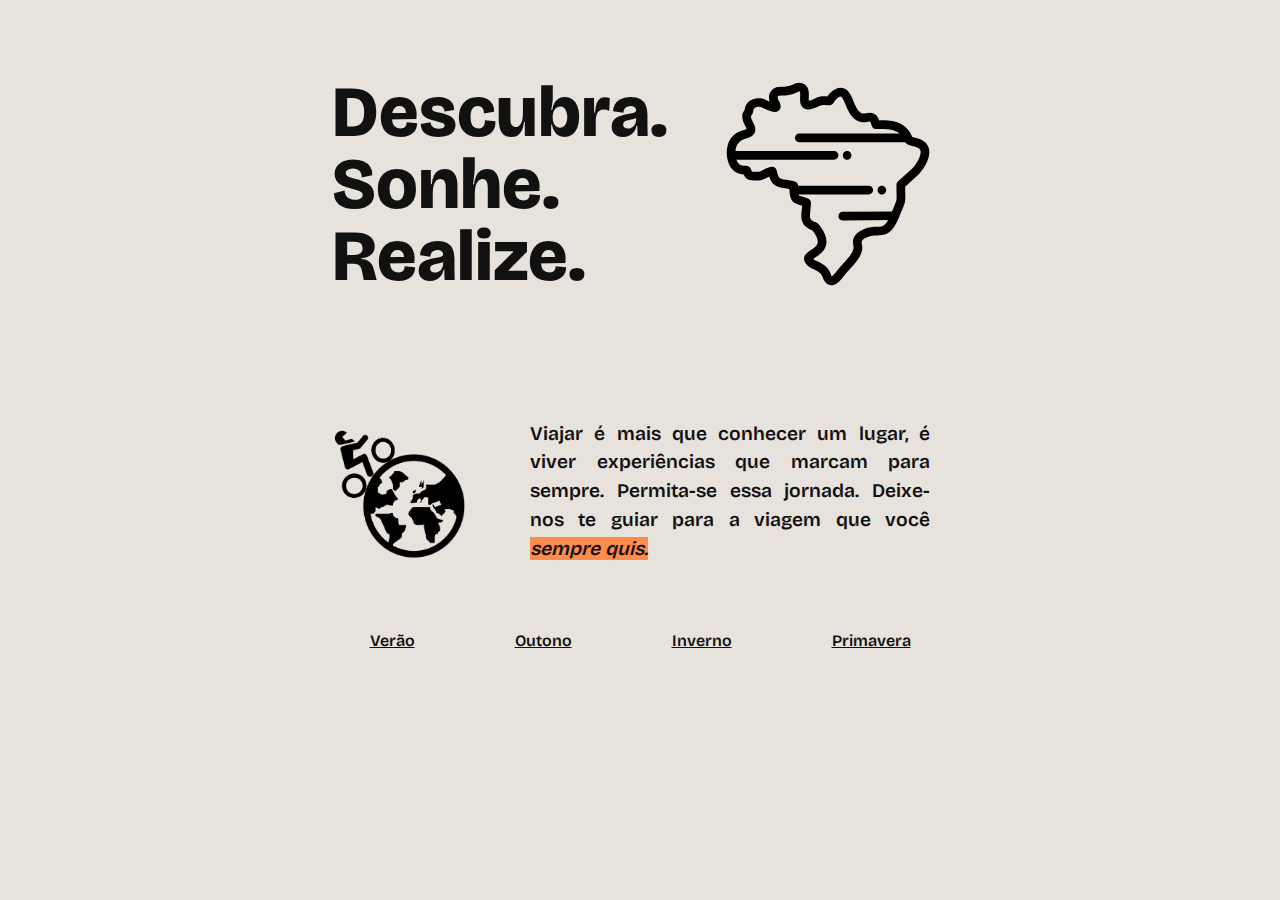
<file: index.html>
<!DOCTYPE html>
<html lang="pt-br">

<head>
    <meta charset="UTF-8">
    <meta name="viewport" content="width=device-width, initial-scale=1.0">
    <title>Viagem dos sonhos</title>
    <link rel="stylesheet" href="styles.css">
    <link rel="icon" href="FAVICON/favicon-16x16.png">
    <link rel="preconnect" href="https://fonts.googleapis.com">
    <link rel="preconnect" href="https://fonts.gstatic.com" crossorigin>
    <link href="https://fonts.googleapis.com/css2?family=Bricolage+Grotesque:opsz,wght@12..96,200..800&display=swap"
        rel="stylesheet">
</head>

<body>
    <div>
        <div class="item">
            <h1>Descubra.<br>Sonhe.<br> Realize.</h1>
        </div>
        <div class="item">
            <img src="IMG/Noun_Project_brazil_map_2303393.svg" alt="Imagem representativa de espírito de viagem."
                width=240>
        </div>
    </div>
    <div>
        <div class="item">
            <img src="IMG/Motorcycle_travel_logo.png" alt="Imagem de motocicleta girando o planeta." width=140
                height=140>
        </div>
        <div class="item">
            <p id="index">
                Viajar é mais que conhecer um lugar, é viver experiências que marcam para sempre. Permita-se essa
                jornada. Deixe-nos te guiar para a viagem que você <em>sempre quis.</em>
            </p>
        </div>
    </div>
    <div>
        <li><a href="page1.html">Verão</a></li>
        <li><a href="page2.html">Outono</a></li>
        <li><a href="page3.html">Inverno</a></li>
        <li><a href="page4.html">Primavera</a></li>
    </div>
</body>

</html>
</file>
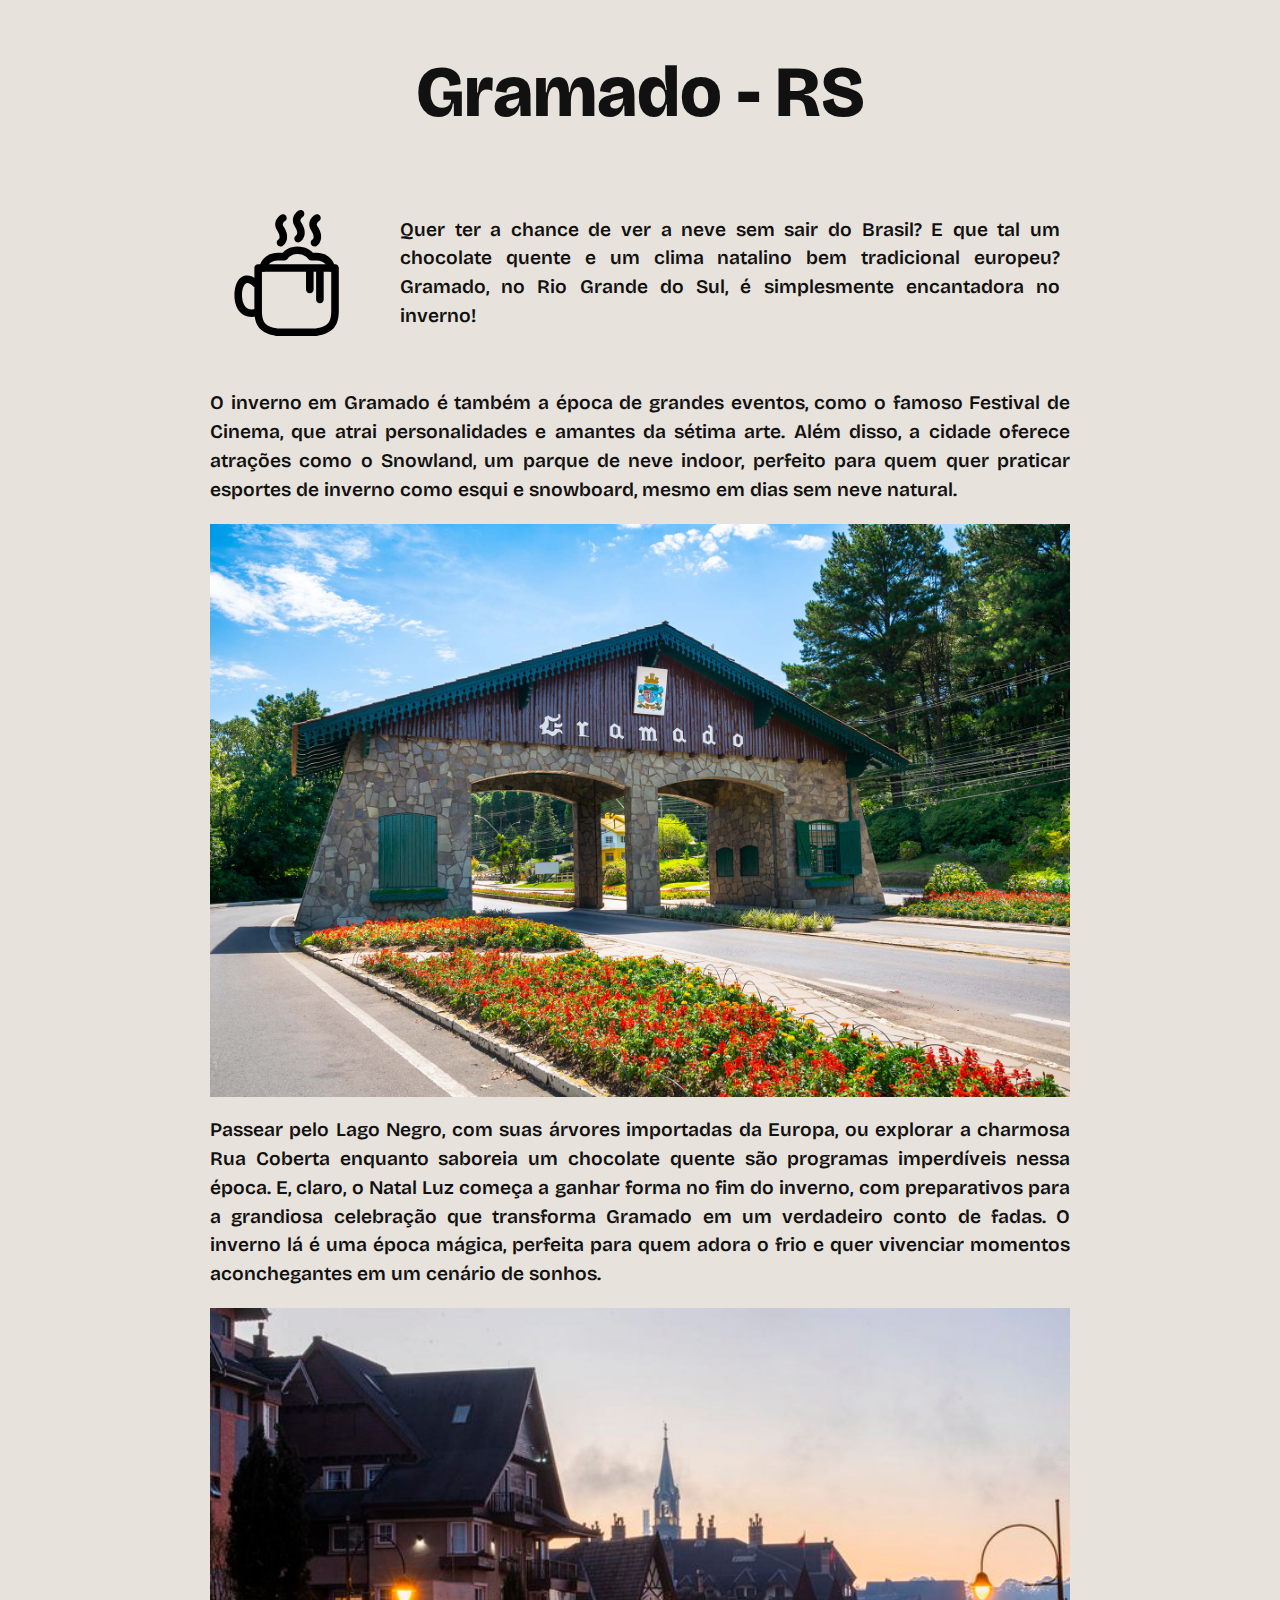
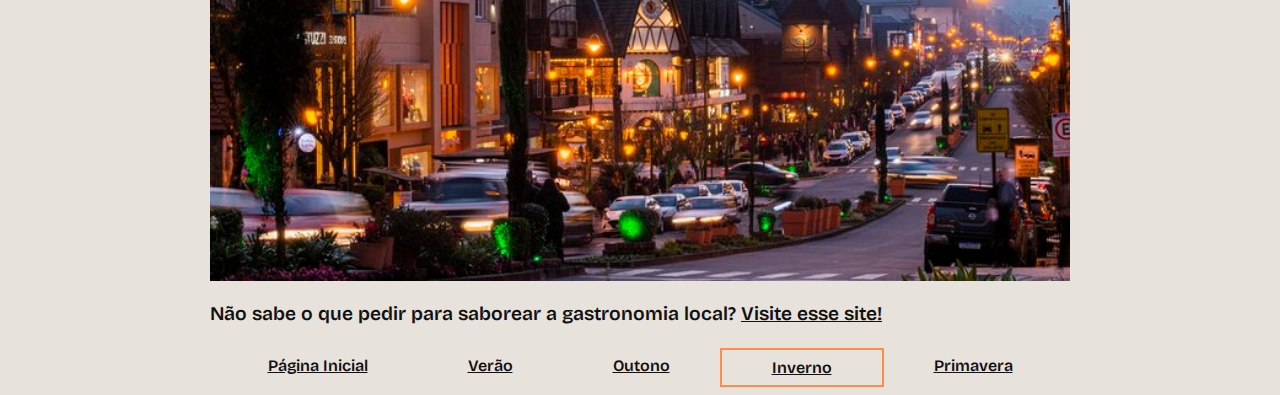
<file: page3.html>
<!DOCTYPE html>
<html lang="pt-br">

<head>
    <meta charset="UTF-8">
    <meta name="viewport" content="width=device-width, initial-scale=1.0">
    <title>Inverno</title>
    <link rel="stylesheet" href="styles.css">
    <link rel="icon" href="FAVICON/favicon-16x16.png">
    <link rel="preconnect" href="https://fonts.googleapis.com">
    <link rel="preconnect" href="https://fonts.gstatic.com" crossorigin>
    <link href="https://fonts.googleapis.com/css2?family=Bricolage+Grotesque:opsz,wght@12..96,200..800&display=swap"
        rel="stylesheet">
</head>

<body>
    <h1>Gramado - RS</h1>
    <div>
        <div class="item">
            <img src="IMG/Hot_Chocolate_-_The_Noun_Project.svg" alt="Imagem ilustrativa de chocolate quente." width=140>
        </div>
        <div class="item">
            <p class="subtext">
                Quer ter a chance de ver a neve sem sair do Brasil? E que tal um chocolate quente e um clima natalino
                bem tradicional europeu? Gramado, no Rio Grande do Sul, é simplesmente encantadora no inverno!
            </p>
        </div>
    </div>
    <p>
        O inverno em Gramado é também a época de grandes eventos, como o famoso Festival de Cinema, que atrai
        personalidades e amantes da sétima arte. Além disso, a cidade oferece atrações como o Snowland, um parque de
        neve indoor, perfeito para quem quer praticar esportes de inverno como esqui e snowboard, mesmo em dias sem neve
        natural.
    </p>
    <img src="IMG/principal-gramado.jpg" alt="Construção que marca a entrada na cidade de Gramado" width=860>
    <p>
        Passear pelo Lago Negro, com suas árvores importadas da Europa, ou explorar a charmosa Rua Coberta enquanto
        saboreia um chocolate quente são programas imperdíveis nessa época. E, claro, o Natal Luz começa a ganhar forma
        no fim do inverno, com preparativos para a grandiosa celebração que transforma Gramado em um verdadeiro conto de
        fadas. O inverno lá é uma época mágica, perfeita para quem adora o frio e quer vivenciar momentos aconchegantes
        em um cenário de sonhos.
    </p>
    <img src="IMG/gramado-2.jpg" alt="Rua iluminada com carros no Rio Grande do Sul" width=860>
    <p>
        Não sabe o que pedir para saborear a gastronomia local?
        <a href="https://trippartiu.com.br/gramado-comidas-tipicas/">Visite esse site!</a>
    </p>
    <div>
        <li><a href="index.html">Página Inicial</a></li>
        <li><a href="page1.html">Verão</a></li>
        <li><a href="page2.html">Outono</a></li>
        <li class="selected"><a href="page3.html">Inverno</a></li>
        <li><a href="page4.html">Primavera</a></li>
    </div>
</body>

</html>
</file>
<file: styles.css>
html {
    display: table;
    margin: auto;
}

body {
    display: flex;
    flex-direction: column;
    align-items: center;
    font-family: "Bricolage Grotesque", sans-serif;
    font-optical-sizing: auto;
    font-weight: 600;
    font-style: normal;
    font-variation-settings: "wdth" 100;
    color: #111111;
    background-color: #E8E2DC;
}

h1 {
    font-size: 4.5em;
    font-weight: 800;
    line-height: 1.0;
}

p {
    font-size: 1.2em;
    line-height: 1.5;
    text-align: justify;
    width: 860px;
}

a {
    color: #111111;
}

a:hover {
    background-color: #BEA1FA;
}

em {
    background-color: #FF8C4B;
}

div {
    display: flex;
}

li {
    list-style-type: none;
    display: flex;
    align-items: center;
    height: 35px;
    padding: 0px 50px;
}

.item {
    align-items: center;
    padding: 20px;
}

.selected {
    /* draw a border around the selected item */
    border: 2px solid #FF8C4B;
}

.subtext {
    width: 660px;
}

#index {
    padding: 20px;
    width: 400px;
}
</file>
